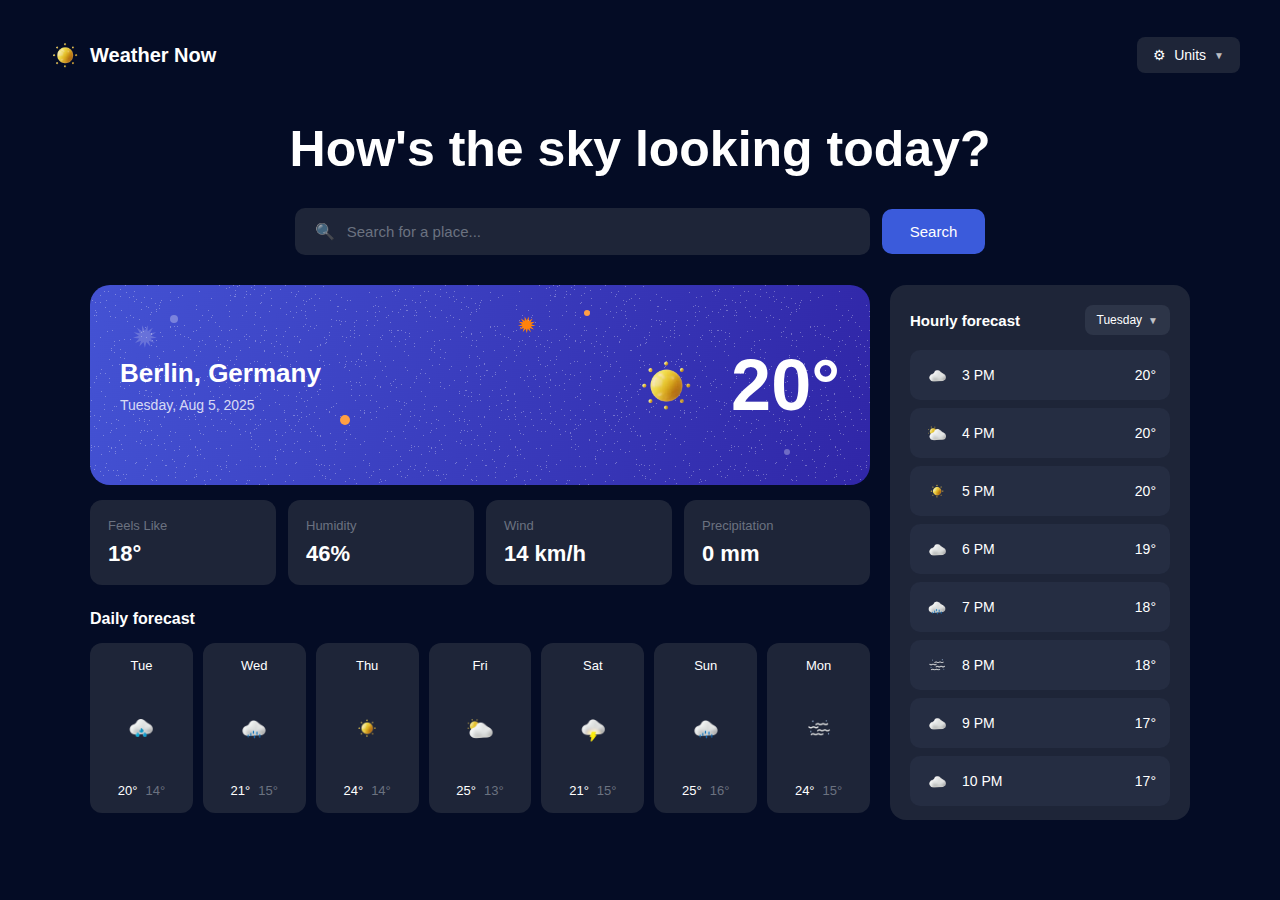
<file: index.html>
<!DOCTYPE html>
<html lang="en">
<head>
    <meta charset="UTF-8">
    <meta name="viewport" content="width=device-width, initial-scale=1.0">
    <title>Weather Now</title>
    <link rel="stylesheet" href="style.css">
</head>
<body>
    <!-- Header -->
    <header class="header">
        <div class="logo">
            <img src="icon-sunny.webp" alt="Weather Now Logo" class="logo-icon">
            <span class="logo-text">Weather Now</span>
        </div>
        <button class="units-btn">
            <span class="settings-icon">⚙</span>
            <span>Units</span>
            <span class="arrow-down">▼</span>
        </button>
    </header>

    <!-- Main Content -->
    <main class="main-content">
        <!-- Title -->
        <h1 class="main-title">How's the sky looking today?</h1>

        <!-- Search Bar -->
        <div class="search-container">
            <div class="search-box">
                <span class="search-icon">🔍</span>
                <input type="text" placeholder="Search for a place..." class="search-input">
            </div>
            <button class="search-btn">Search</button>
        </div>

        <!-- Weather Section -->
        <div class="weather-section">
            <!-- Main Weather Card -->
            <div class="weather-main">
                <!-- Current Weather Card -->
                <div class="current-weather-card">
                    <!-- Floating dots decoration -->
                    <div class="dot dot-1"></div>
                    <div class="dot dot-2"></div>
                    <div class="dot dot-3"></div>
                    <div class="dot dot-4"></div>
                    
                    <div class="weather-info">
                        <h2 class="city-name">Berlin, Germany</h2>
                        <p class="date">Tuesday, Aug 5, 2025</p>
                    </div>
                    <div class="weather-temp">
                        <img src="icon-sunny.webp" alt="Sunny" class="weather-icon-large">
                        <span class="temperature">20°</span>
                    </div>
                </div>

                <!-- Weather Details -->
                <div class="weather-details">
                    <div class="detail-card">
                        <span class="detail-label">Feels Like</span>
                        <span class="detail-value">18°</span>
                    </div>
                    <div class="detail-card">
                        <span class="detail-label">Humidity</span>
                        <span class="detail-value">46%</span>
                    </div>
                    <div class="detail-card">
                        <span class="detail-label">Wind</span>
                        <span class="detail-value">14 km/h</span>
                    </div>
                    <div class="detail-card">
                        <span class="detail-label">Precipitation</span>
                        <span class="detail-value">0 mm</span>
                    </div>
                </div>

                <!-- Daily Forecast -->
                <div class="daily-forecast">
                    <h3 class="forecast-title">Daily forecast</h3>
                    <div class="forecast-days">
                        <div class="day-card">
                            <span class="day-name">Tue</span>
                            <img src="icon-rain.webp" alt="Rain" class="day-icon">
                            <div class="day-temps">
                                <span class="temp-high">20°</span>
                                <span class="temp-low">14°</span>
                            </div>
                        </div>
                        <div class="day-card">
                            <span class="day-name">Wed</span>
                            <img src="icon-drizzle.webp" alt="Drizzle" class="day-icon">
                            <div class="day-temps">
                                <span class="temp-high">21°</span>
                                <span class="temp-low">15°</span>
                            </div>
                        </div>
                        <div class="day-card">
                            <span class="day-name">Thu</span>
                            <img src="icon-sunny.webp" alt="Sunny" class="day-icon">
                            <div class="day-temps">
                                <span class="temp-high">24°</span>
                                <span class="temp-low">14°</span>
                            </div>
                        </div>
                        <div class="day-card">
                            <span class="day-name">Fri</span>
                            <img src="icon-partly-cloudy.webp" alt="Partly Cloudy" class="day-icon">
                            <div class="day-temps">
                                <span class="temp-high">25°</span>
                                <span class="temp-low">13°</span>
                            </div>
                        </div>
                        <div class="day-card">
                            <span class="day-name">Sat</span>
                            <img src="icon-storm.webp" alt="Storm" class="day-icon">
                            <div class="day-temps">
                                <span class="temp-high">21°</span>
                                <span class="temp-low">15°</span>
                            </div>
                        </div>
                        <div class="day-card">
                            <span class="day-name">Sun</span>
                            <img src="icon-drizzle.webp" alt="Drizzle" class="day-icon">
                            <div class="day-temps">
                                <span class="temp-high">25°</span>
                                <span class="temp-low">16°</span>
                            </div>
                        </div>
                        <div class="day-card">
                            <span class="day-name">Mon</span>
                            <img src="icon-fog.webp" alt="Fog" class="day-icon">
                            <div class="day-temps">
                                <span class="temp-high">24°</span>
                                <span class="temp-low">15°</span>
                            </div>
                        </div>
                    </div>
                </div>
            </div>

            <!-- Hourly Forecast Sidebar -->
            <div class="hourly-forecast">
                <div class="hourly-header">
                    <h3 class="hourly-title">Hourly forecast</h3>
                    <button class="day-selector">
                        <span>Tuesday</span>
                        <span class="arrow-down">▼</span>
                    </button>
                </div>
                <div class="hourly-list">
                    <div class="hourly-item">
                        <img src="icon-overcast.webp" alt="Overcast" class="hourly-icon">
                        <span class="hourly-time">3 PM</span>
                        <span class="hourly-temp">20°</span>
                    </div>
                    <div class="hourly-item">
                        <img src="icon-partly-cloudy.webp" alt="Partly Cloudy" class="hourly-icon">
                        <span class="hourly-time">4 PM</span>
                        <span class="hourly-temp">20°</span>
                    </div>
                    <div class="hourly-item">
                        <img src="icon-sunny.webp" alt="Sunny" class="hourly-icon">
                        <span class="hourly-time">5 PM</span>
                        <span class="hourly-temp">20°</span>
                    </div>
                    <div class="hourly-item">
                        <img src="icon-overcast.webp" alt="Overcast" class="hourly-icon">
                        <span class="hourly-time">6 PM</span>
                        <span class="hourly-temp">19°</span>
                    </div>
                    <div class="hourly-item">
                        <img src="icon-drizzle.webp" alt="Drizzle" class="hourly-icon">
                        <span class="hourly-time">7 PM</span>
                        <span class="hourly-temp">18°</span>
                    </div>
                    <div class="hourly-item">
                        <img src="icon-fog.webp" alt="Fog" class="hourly-icon">
                        <span class="hourly-time">8 PM</span>
                        <span class="hourly-temp">18°</span>
                    </div>
                    <div class="hourly-item">
                        <img src="icon-overcast.webp" alt="Overcast" class="hourly-icon">
                        <span class="hourly-time">9 PM</span>
                        <span class="hourly-temp">17°</span>
                    </div>
                    <div class="hourly-item">
                        <img src="icon-overcast.webp" alt="Overcast" class="hourly-icon">
                        <span class="hourly-time">10 PM</span>
                        <span class="hourly-temp">17°</span>
                    </div>
                </div>
            </div>
        </div>
    </main>
</body>
</html>
</file>
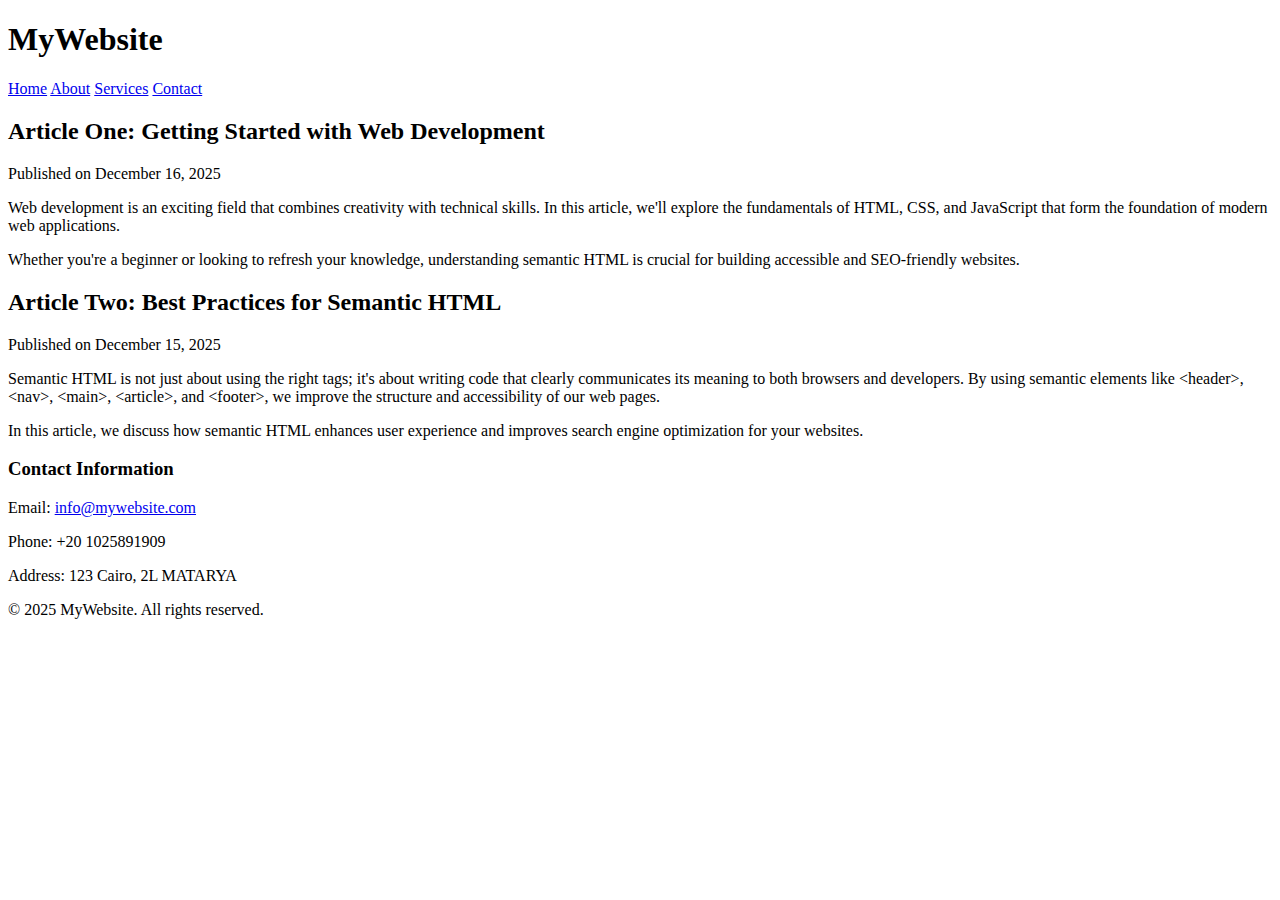
<file: task 1/index.html>
<!DOCTYPE html>
<html lang="en">
<head>
    <meta charset="UTF-8">
    <meta name="viewport" content="width=device-width, initial-scale=1.0">
    <title>My Website</title>
</head>
<body>
    <header>
        <div class="logo">
            <h1>MyWebsite</h1>
        </div>
        <nav>
                <a href="#home">Home</a>
                <a href="#about">About</a>
                <a href="#services">Services</a>
                <a href="#contact">Contact</a>
        </nav>
    </header>

    <main>
        <section>
            <article>
                <h2>Article One: Getting Started with Web Development</h2>
                <p>Published on December 16, 2025</p>
                <p>Web development is an exciting field that combines creativity with technical skills. In this article, we'll explore the fundamentals of HTML, CSS, and JavaScript that form the foundation of modern web applications.</p>
                <p>Whether you're a beginner or looking to refresh your knowledge, understanding semantic HTML is crucial for building accessible and SEO-friendly websites.</p>
            </article>

            <article>
                <h2>Article Two: Best Practices for Semantic HTML</h2>
                <p>Published on December 15, 2025</p>
                <p>Semantic HTML is not just about using the right tags; it's about writing code that clearly communicates its meaning to both browsers and developers. By using semantic elements like &lt;header&gt;, &lt;nav&gt;, &lt;main&gt;, &lt;article&gt;, and &lt;footer&gt;, we improve the structure and accessibility of our web pages.</p>
                <p>In this article, we discuss how semantic HTML enhances user experience and improves search engine optimization for your websites.</p>
            </article>
        </section>
    </main>

    <footer>
        <h3>Contact Information</h3>
        <p>Email: <a href="mailto:info@mywebsite.com">info@mywebsite.com</a></p>
        <p>Phone: +20 1025891909</p>
        <p>Address: 123 Cairo, 2L MATARYA</p>
        <p>&copy; 2025 MyWebsite. All rights reserved.</p>
    </footer>
</body>
</html>
</file>
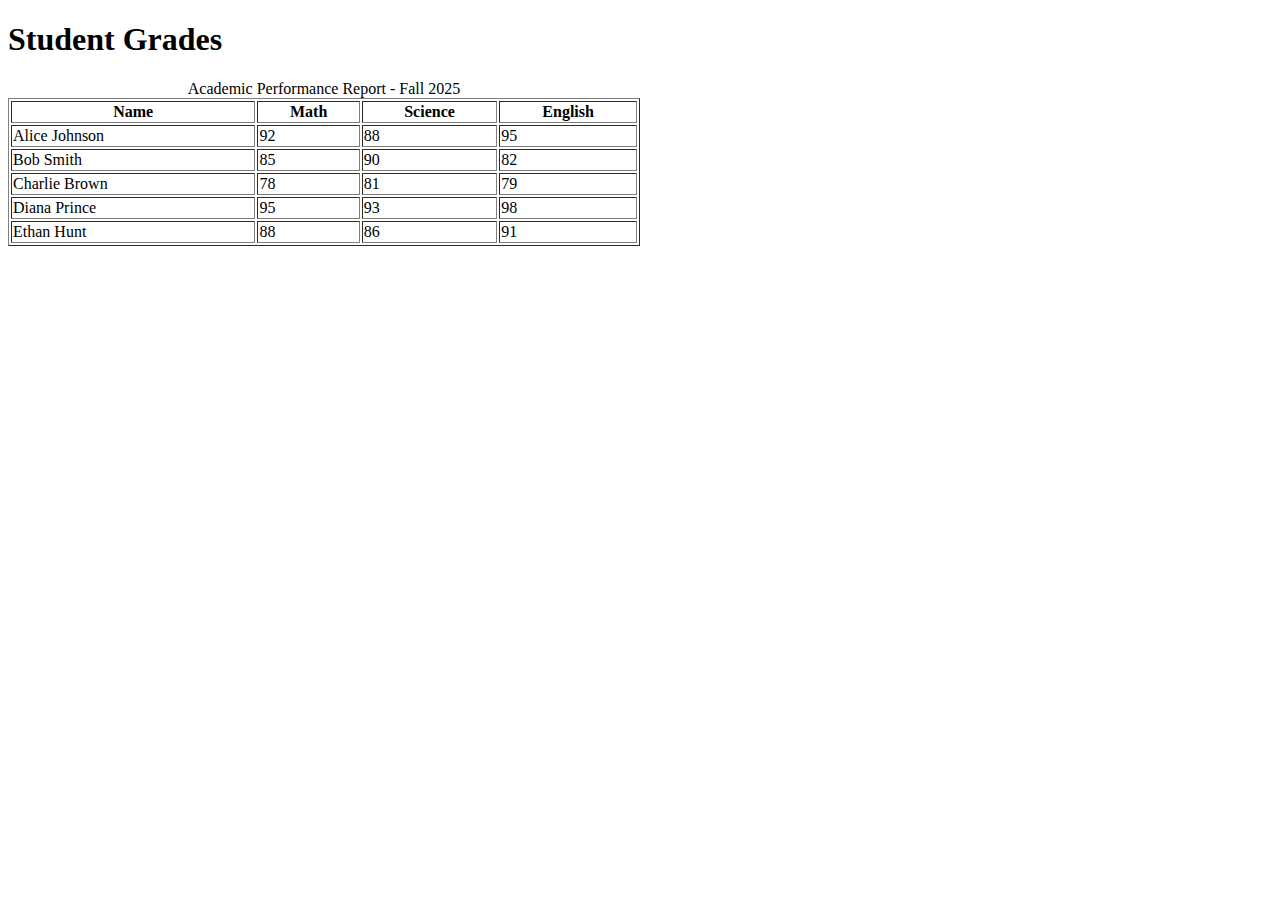
<file: task 2/index.html>
<!DOCTYPE html>
<html lang="en">
<head>
    <meta charset="UTF-8">
    <meta name="viewport" content="width=device-width, initial-scale=1.0">
    <title>Student Grades Table</title>
</head>
<body>
    <h1>Student Grades</h1>
    
    <table border="1px" width="50%">
        <caption>Academic Performance Report - Fall 2025</caption>
        <thead>
            <tr>
                <th>Name</th>
                <th>Math</th>
                <th>Science</th>
                <th>English</th>
            </tr>
        </thead>
        <tbody>
            <tr>
                <td>Alice Johnson</td>
                <td>92</td>
                <td>88</td>
                <td>95</td>
            </tr>
            <tr>
                <td>Bob Smith</td>
                <td>85</td>
                <td>90</td>
                <td>82</td>
            </tr>
            <tr>
                <td>Charlie Brown</td>
                <td>78</td>
                <td>81</td>
                <td>79</td>
            </tr>
            <tr>
                <td>Diana Prince</td>
                <td>95</td>
                <td>93</td>
                <td>98</td>
            </tr>
            <tr>
                <td>Ethan Hunt</td>
                <td>88</td>
                <td>86</td>
                <td>91</td>
            </tr>
        </tbody>
    </table>
</body>
</html>
</file>
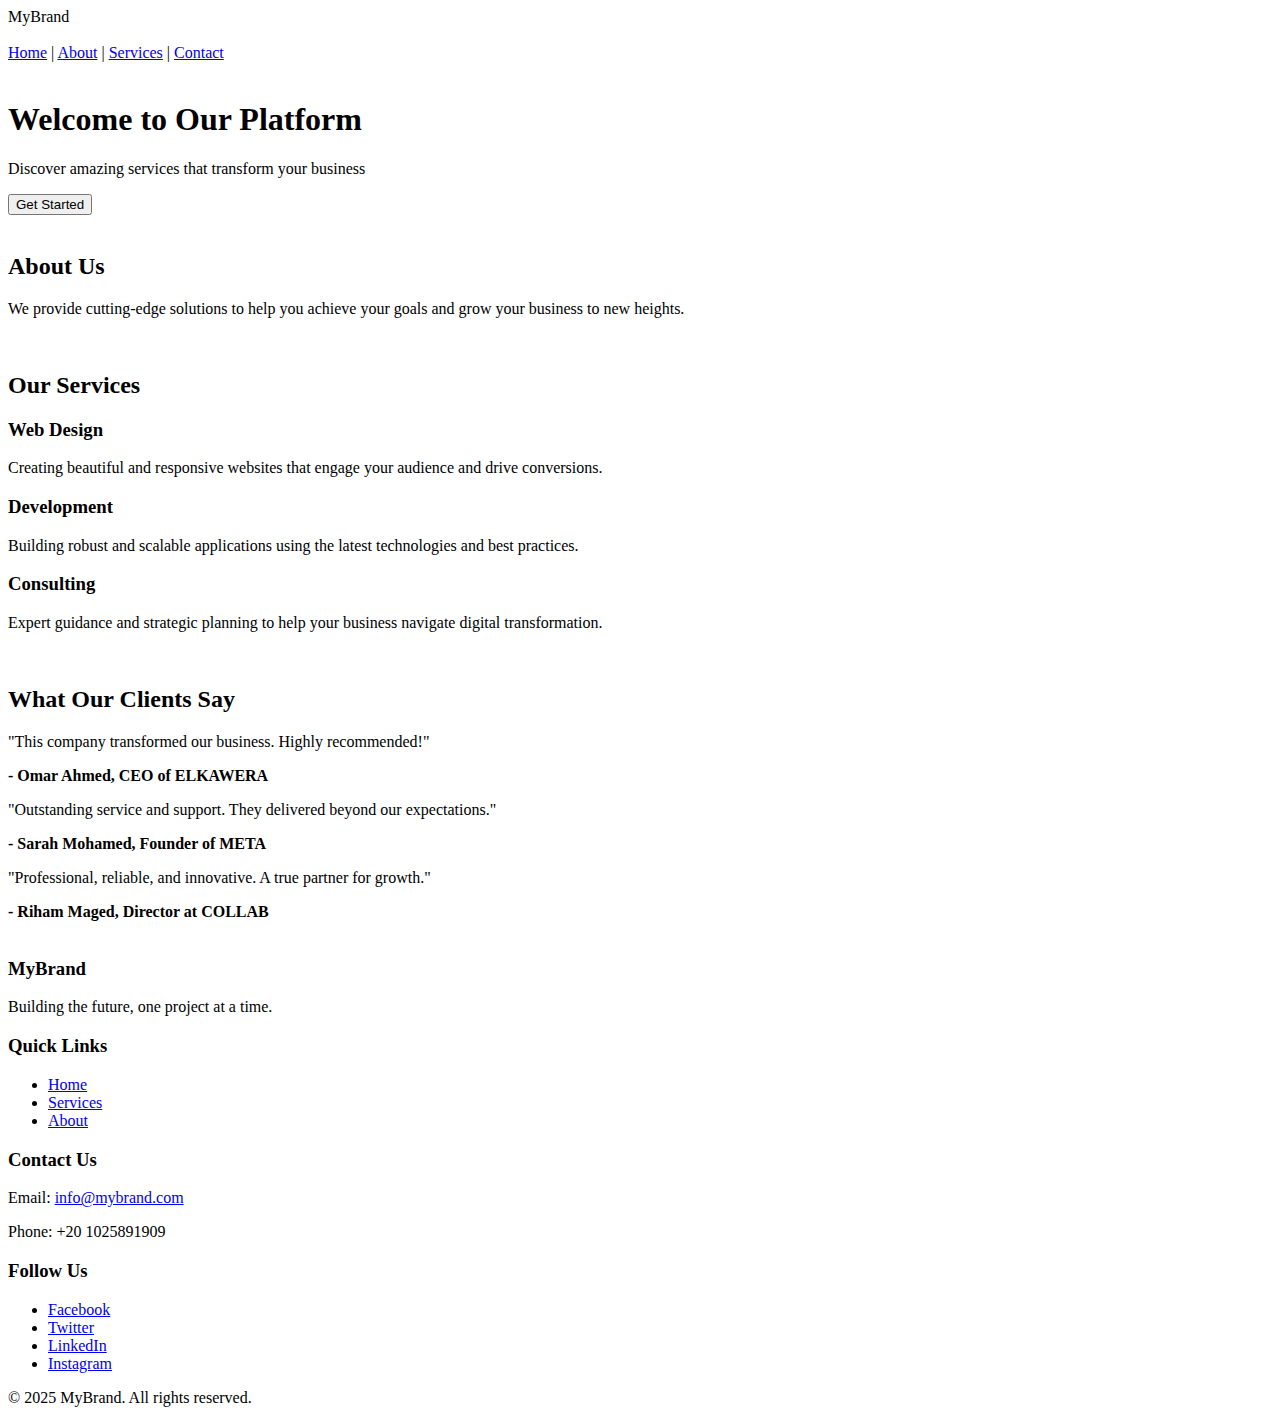
<file: task 3/index.html>
<!DOCTYPE html>
<html lang="en">
  <head>
    <meta charset="UTF-8" />
    <meta name="viewport" content="width=device-width, initial-scale=1.0" />
    <title>Landing Page</title>
  </head>
  <body>
    <!-- Navbar -->
    <nav>
      <div class="navbar-container">
        <div class="logo">MyBrand</div>
        <br>
          <a href="#home">Home</a> | 
          <a href="#about">About</a> | 
          <a href="#services">Services</a> | 
          <a href="#contact">Contact</a>
        
      </div>
    </nav>

    <br />

    <!-- Hero Section -->
    <section id="home" class="hero">
      <h1>Welcome to Our Platform</h1>
      <p>Discover amazing services that transform your business</p>
      <button>Get Started</button>
    </section>

    <br />

    <!-- About Section -->
    <section id="about" class="about">
      <h2>About Us</h2>
      <p>
        We provide cutting-edge solutions to help you achieve your goals and
        grow your business to new heights.
      </p>
    </section>

    <br />

    <!-- Services Section -->
    <section id="services" class="services">
      <h2>Our Services</h2>
      <div class="services-container">
        <article class="service-card">
          <h3>Web Design</h3>
          <p>
            Creating beautiful and responsive websites that engage your audience
            and drive conversions.
          </p>
        </article>
        <article class="service-card">
          <h3>Development</h3>
          <p>
            Building robust and scalable applications using the latest
            technologies and best practices.
          </p>
        </article>
        <article class="service-card">
          <h3>Consulting</h3>
          <p>
            Expert guidance and strategic planning to help your business
            navigate digital transformation.
          </p>
        </article>
      </div>
    </section>

    <br />

    <!-- Testimonials Section -->
    <section class="testimonials">
      <h2>What Our Clients Say</h2>
      <div class="testimonials-container">
        <div class="testimonial">
          <p>"This company transformed our business. Highly recommended!"</p>
          <strong>- Omar Ahmed, CEO of ELKAWERA</strong>
        </div>
        <div class="testimonial">
          <p>
            "Outstanding service and support. They delivered beyond our
            expectations."
          </p>
          <strong>- Sarah Mohamed, Founder of META</strong>
        </div>
        <div class="testimonial">
          <p>
            "Professional, reliable, and innovative. A true partner for growth."
          </p>
          <strong>- Riham Maged, Director at COLLAB</strong>
        </div>
      </div>
    </section>

    <br />

    <!-- Footer -->
    <footer id="contact">
      <div class="footer-content">
        <div class="footer-section">
          <h3>MyBrand</h3>
          <p>Building the future, one project at a time.</p>
        </div>
        <div class="footer-section">
          <h3>Quick Links</h3>
          <ul>
            <li><a href="#home">Home</a></li>
            <li><a href="#services">Services</a></li>
            <li><a href="#about">About</a></li>
          </ul>
        </div>
        <div class="footer-section">
          <h3>Contact Us</h3>
          <p>Email: <a href="mailto:info@mybrand.com">info@mybrand.com</a></p>
          <p>Phone: +20 1025891909</p>
        </div>
        <div class="footer-section">
          <h3>Follow Us</h3>
          <ul class="social-icons">
            <li><a href="#facebook">Facebook</a></li>
            <li><a href="#twitter">Twitter</a></li>
            <li><a href="#linkedin">LinkedIn</a></li>
            <li><a href="#instagram">Instagram</a></li>
          </ul>
        </div>
      </div>
      <div class="footer-bottom">
        <p>&copy; 2025 MyBrand. All rights reserved.</p>
      </div>
    </footer>
  </body>
</html>
</file>
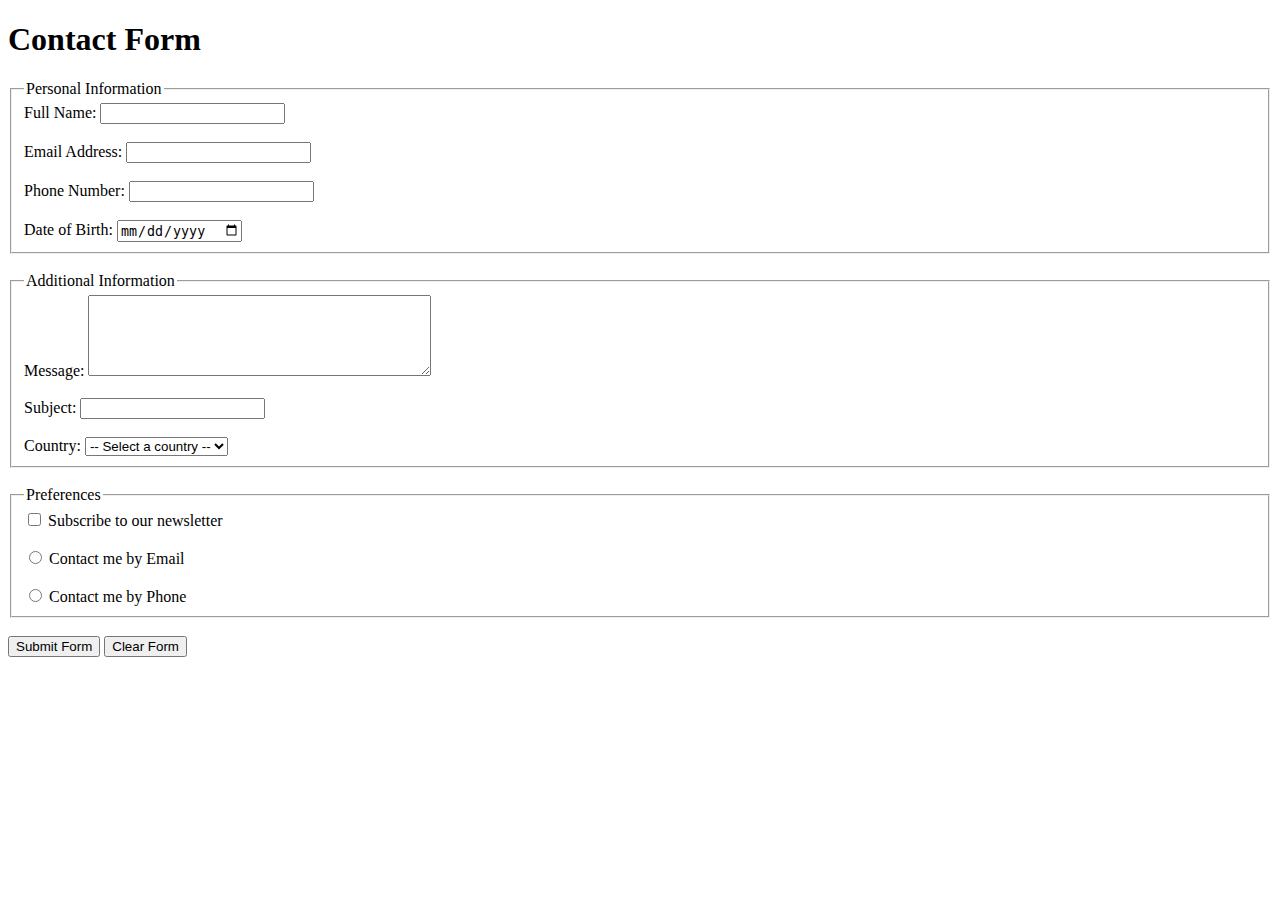
<file: task 4/index.html>
<!DOCTYPE html>
<html lang="en">
<head>
    <meta charset="UTF-8">
    <meta name="viewport" content="width=device-width, initial-scale=1.0">
    <title>Accessible Form with Validations</title>
</head>
<body>
    <h1>Contact Form</h1>

    <form>
        <fieldset>
            <legend>Personal Information</legend>

            <div>
                <label for="fullname">Full Name:</label>
                <input 
                    type="text" 
                    id="fullname" 
                    name="fullname" 
                    required 
                    aria-required="true"
                    aria-describedby="fullname-help">
            </div>
            <br>
            <div>
                <label for="email">Email Address:</label>
                <input 
                    type="email" 
                    id="email" 
                    name="email" 
                    required 
                    pattern="[a-z0-9._%+\-]+@[a-z0-9.\-]+\.[a-z]{2,}$"
                    aria-required="true"
                    aria-describedby="email-help"
                    aria-invalid="false">
            </div>
            <br>
            <div>
                <label for="phone">Phone Number:</label>
                <input 
                    type="tel" 
                    id="phone" 
                    name="phone" 
                    required 
                    pattern="[0-9\-\+\(\)\s]{7,15}"
                    aria-required="true"
                    aria-describedby="phone-help"
                    aria-invalid="false">
            </div>
            <br>
            <div>
                <label for="birthdate">Date of Birth:</label>
                <input 
                    type="date" 
                    id="birthdate" 
                    name="birthdate" 
                    required 
                    aria-required="true"
                    aria-describedby="birthdate-help">
            </div>
        </fieldset>
        <br>
        <fieldset>
            <legend>Additional Information</legend>

            <div>
                <label for="message">Message:</label>
                <textarea 
                    id="message" 
                    name="message" 
                    rows="5" 
                    cols="40"
                    required 
                    aria-required="true"
                    aria-describedby="message-help"></textarea>
            </div>
            <br>
            <div>
                <label for="subject">Subject:</label>
                <input 
                    type="text" 
                    id="subject" 
                    name="subject" 
                    aria-describedby="subject-help">
            </div>
            <br>
            <div>
                <label for="country">Country:</label>
                <select id="country" name="country" required aria-required="true" aria-describedby="country-help">
                    <option value="">-- Select a country --</option>
                    <option value="">Egypt</option>
                    <option value="usa">United States</option>
                    <option value="uk">United Kingdom</option>
                    <option value="canada">Canada</option>
                    <option value="australia">Australia</option>
                </select>
            </div>
        </fieldset>
        <br>
        <fieldset>
            <legend>Preferences</legend>

            <div>
                <input 
                    type="checkbox" 
                    id="subscribe" 
                    name="subscribe"
                    aria-describedby="subscribe-help">
                <label for="subscribe">Subscribe to our newsletter</label>
            </div>
            <br>
            <div>
                <input 
                    type="radio" 
                    id="contact-email" 
                    name="contact-method" 
                    value="email"
                    aria-describedby="contact-method-help">
                <label for="contact-email">Contact me by Email</label>
            </div>
            <br>
            <div>
                <input 
                    type="radio" 
                    id="contact-phone" 
                    name="contact-method" 
                    value="phone"
                    aria-describedby="contact-method-help">
                <label for="contact-phone">Contact me by Phone</label>
            </div>
        </fieldset>
        <br>
        <div>
            <button type="submit">Submit Form</button>
            <button type="reset">Clear Form</button>
        </div>
    </form>
</body>
</html>
</file>
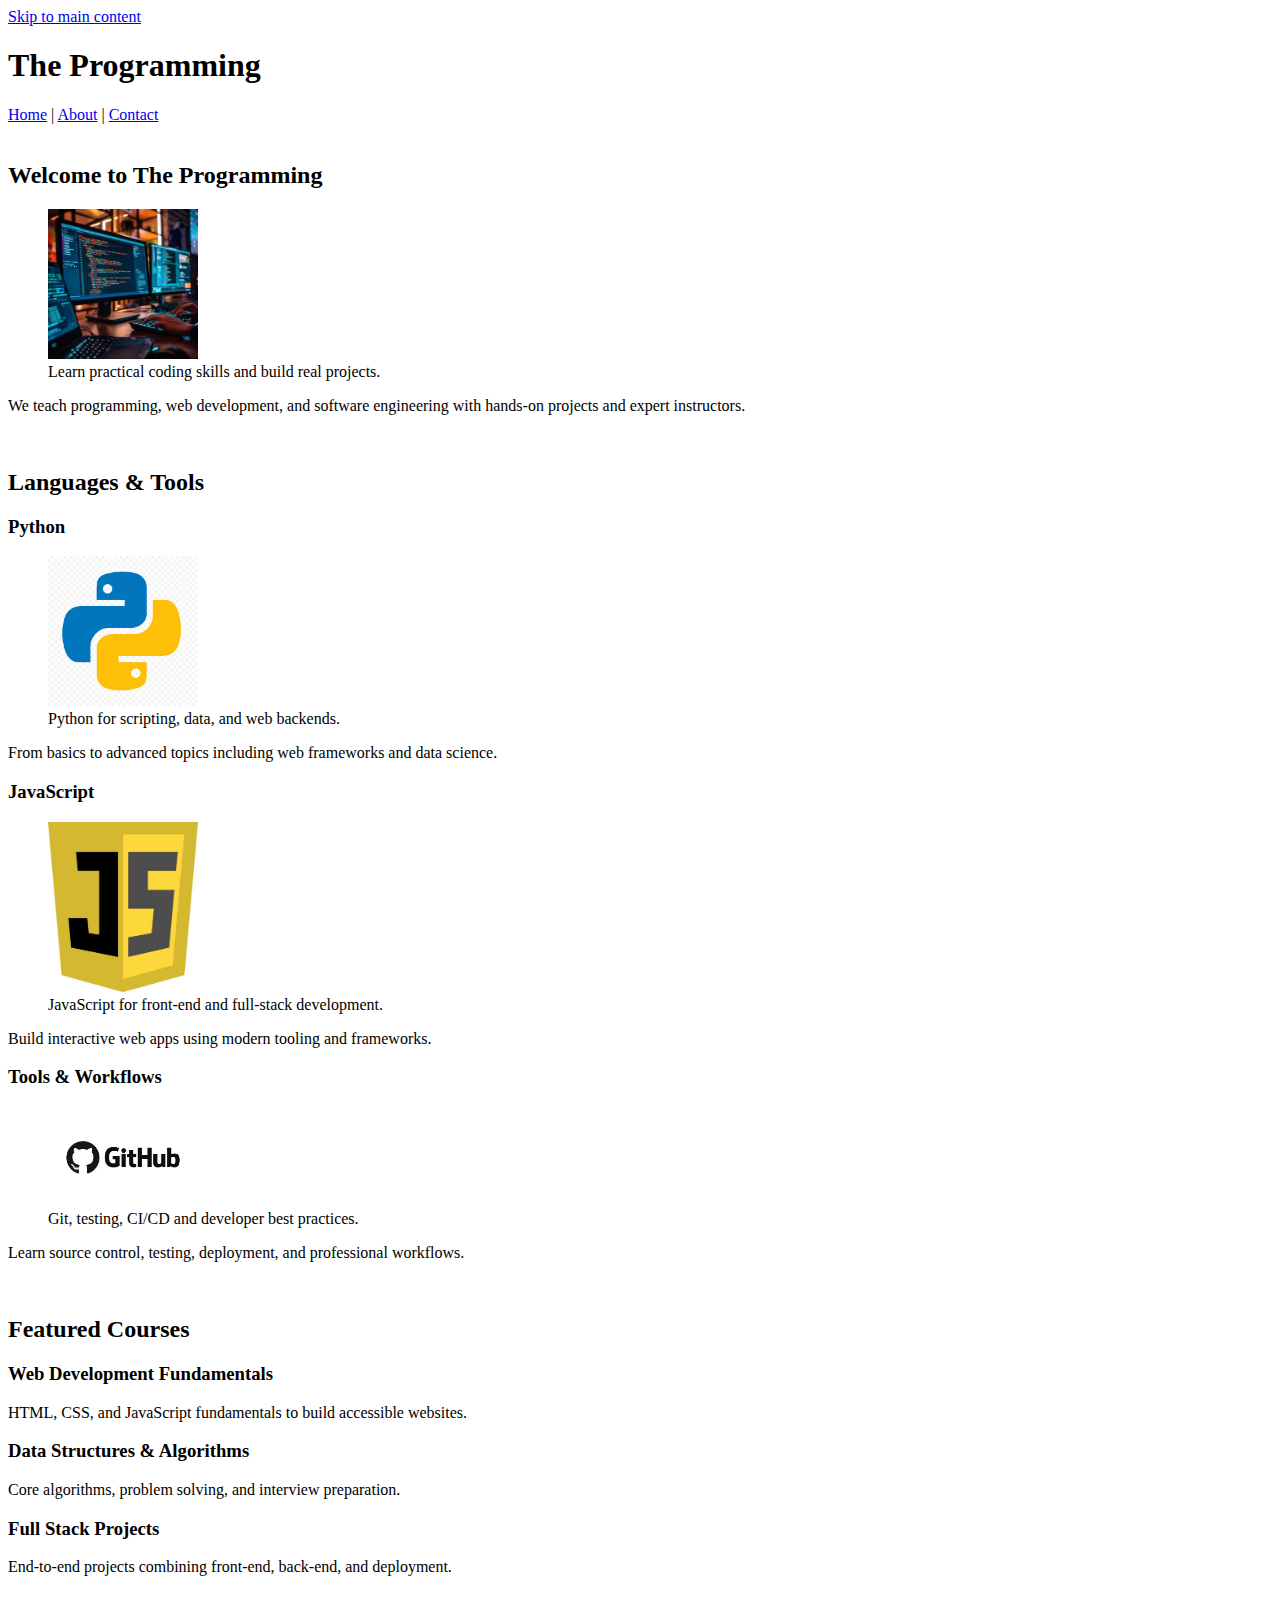
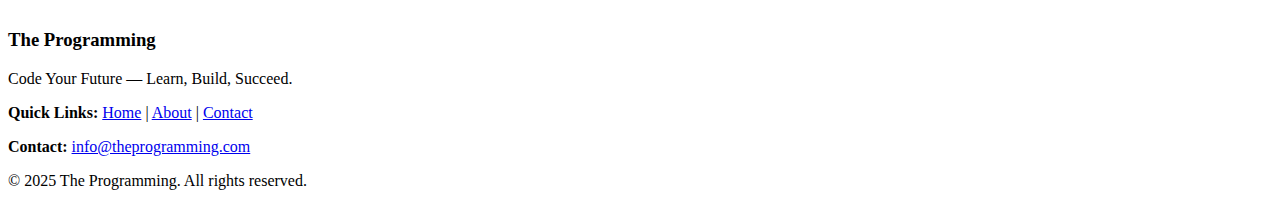
<file: task 5/index.html>
<!DOCTYPE html>
<html lang="en">
<head>
  <meta charset="utf-8">
  <meta name="viewport" content="width=device-width,initial-scale=1">
  <meta name="description" content="The Programming - Learn coding, web development, and software engineering from industry experts.">
  <link rel="canonical" href="https://www.theprogramming.com/index.html">
  <meta property="og:title" content="The Programming - Code Your Future">
  <meta property="og:description" content="The Programming - Learn coding, web development, and software engineering from industry experts.">
  <meta property="og:image" content="https://via.placeholder.com/1200x630?text=The+Programming">
  <meta property="og:url" content="https://www.theprogramming.com/index.html">
  <title>The Programming — Home</title>
</head>
<body>
  <a href="#main-content" class="skip-link">Skip to main content</a>

  <header>
    <h1>The Programming</h1>
    <nav aria-label="Primary">
      <a href="index.html">Home</a> | <a href="about.html">About</a> | <a href="contact.html">Contact</a>
    </nav>
  </header>

  <br>

  <main id="main-content">
    <section>
      <article>
        <h2>Welcome to The Programming</h2>
        <figure>
          <img src="./Programming coding background.jpeg" width="150px" alt="Coding on a laptop">
          <figcaption>Learn practical coding skills and build real projects.</figcaption>
        </figure>
        <p>We teach programming, web development, and software engineering with hands-on projects and expert instructors.</p>
      </article>
    </section>

    <br>

    <section>
      <h2>Languages & Tools</h2>
      <article>
        <h3>Python</h3>
        <figure>
          <img src="./HD Python Logo Symbol Transparent PNG.jpeg" width="150px" alt="Python logo placeholder">
          <figcaption>Python for scripting, data, and web backends.</figcaption>
        </figure>
        <p>From basics to advanced topics including web frameworks and data science.</p>
      </article>

      <article>
        <h3>JavaScript</h3>
        <figure>
          <img src="./download (7).jpeg" width="150px" alt="JavaScript placeholder">
          <figcaption>JavaScript for front-end and full-stack development.</figcaption>
        </figure>
        <p>Build interactive web apps using modern tooling and frameworks.</p>
      </article>

      <article>
        <h3>Tools & Workflows</h3>
        <figure>
          <img src="./Using GitHub To Improve Workflow.jpeg" width="150px" alt="Developer tools placeholder">
          <figcaption>Git, testing, CI/CD and developer best practices.</figcaption>
        </figure>
        <p>Learn source control, testing, deployment, and professional workflows.</p>
      </article>
    </section>

    <br>

    <section>
      <h2>Featured Courses</h2>
      <article>
        <h3>Web Development Fundamentals</h3>
        <p>HTML, CSS, and JavaScript fundamentals to build accessible websites.</p>
      </article>
      <article>
        <h3>Data Structures & Algorithms</h3>
        <p>Core algorithms, problem solving, and interview preparation.</p>
      </article>
      <article>
        <h3>Full Stack Projects</h3>
        <p>End-to-end projects combining front-end, back-end, and deployment.</p>
      </article>
    </section>
  </main>

  <br>

  <footer>
    <section>
      <h3>The Programming</h3>
      <p>Code Your Future — Learn, Build, Succeed.</p>
    </section>
    <section>
      <p><strong>Quick Links:</strong> <a href="index.html">Home</a> | <a href="about.html">About</a> | <a href="contact.html">Contact</a></p>
      <p><strong>Contact:</strong> <a href="mailto:info@theprogramming.com">info@theprogramming.com</a></p>
    </section>
    <p>&copy; 2025 The Programming. All rights reserved.</p>
  </footer>
</body>
</html>
</file>
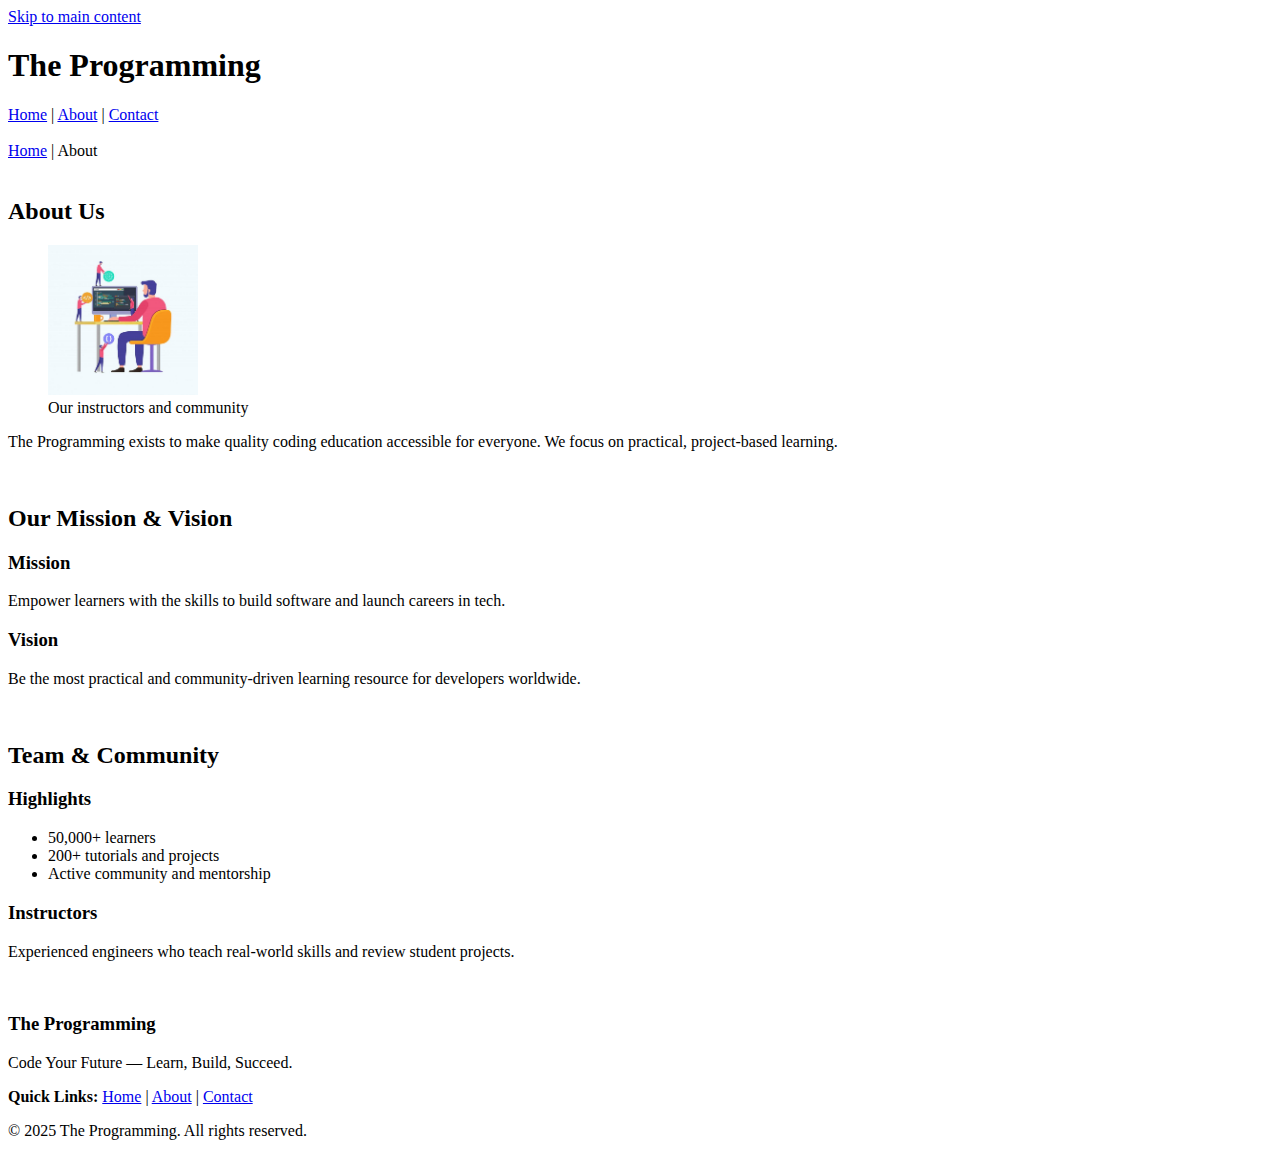
<file: task 5/about.html>
<!DOCTYPE html>
<html lang="en">
<head>
  <meta charset="utf-8">
  <meta name="viewport" content="width=device-width,initial-scale=1">
  <meta name="description" content="About The Programming - Our mission to teach coding and software development to aspiring developers.">
  <link rel="canonical" href="https://www.theprogramming.com/about.html">
  <meta property="og:title" content="About The Programming">
  <meta property="og:description" content="About The Programming - Our mission to teach coding and software development to aspiring developers.">
  <meta property="og:image" content="https://via.placeholder.com/1200x630?text=About+The+Programming">
  <meta property="og:url" content="https://www.theprogramming.com/about.html">
  <title>The Programming — About</title>
</head>
<body>
  <a href="#main-content" class="skip-link">Skip to main content</a>

  <header>
    <h1>The Programming</h1>
    <nav aria-label="Primary">
      <a href="index.html">Home</a> | <a href="about.html">About</a> | <a href="contact.html">Contact</a>
    </nav>
  </header>

  <br>

  <nav aria-label="Breadcrumb">
    <a href="index.html">Home</a> | <span aria-current="page">About</span>
  </nav>

  <br>

  <main id="main-content">
    <section>
      <article>
        <h2>About Us</h2>
        <figure>
          <img src="./Programmers code the web site on the computer _ Premium Vector.jpeg" width="150px" alt="The Programming team">
          <figcaption>Our instructors and community</figcaption>
        </figure>
        <p>The Programming exists to make quality coding education accessible for everyone. We focus on practical, project-based learning.</p>
      </article>
    </section>

    <br>

    <section>
      <h2>Our Mission & Vision</h2>
      <article>
        <h3>Mission</h3>
        <p>Empower learners with the skills to build software and launch careers in tech.</p>
      </article>
      <article>
        <h3>Vision</h3>
        <p>Be the most practical and community-driven learning resource for developers worldwide.</p>
      </article>
    </section>

    <br>

    <section>
      <h2>Team & Community</h2>
      <aside>
        <h3>Highlights</h3>
        <ul>
          <li>50,000+ learners</li>
          <li>200+ tutorials and projects</li>
          <li>Active community and mentorship</li>
        </ul>
      </aside>
      <article>
        <h3>Instructors</h3>
        <p>Experienced engineers who teach real-world skills and review student projects.</p>
      </article>
    </section>
  </main>

  <br>

  <footer>
    <section>
      <h3>The Programming</h3>
      <p>Code Your Future — Learn, Build, Succeed.</p>
    </section>
    <p><strong>Quick Links:</strong> <a href="index.html">Home</a> | <a href="about.html">About</a> | <a href="contact.html">Contact</a></p>
    <p>&copy; 2025 The Programming. All rights reserved.</p>
  </footer>
</body>
</html>
</file>
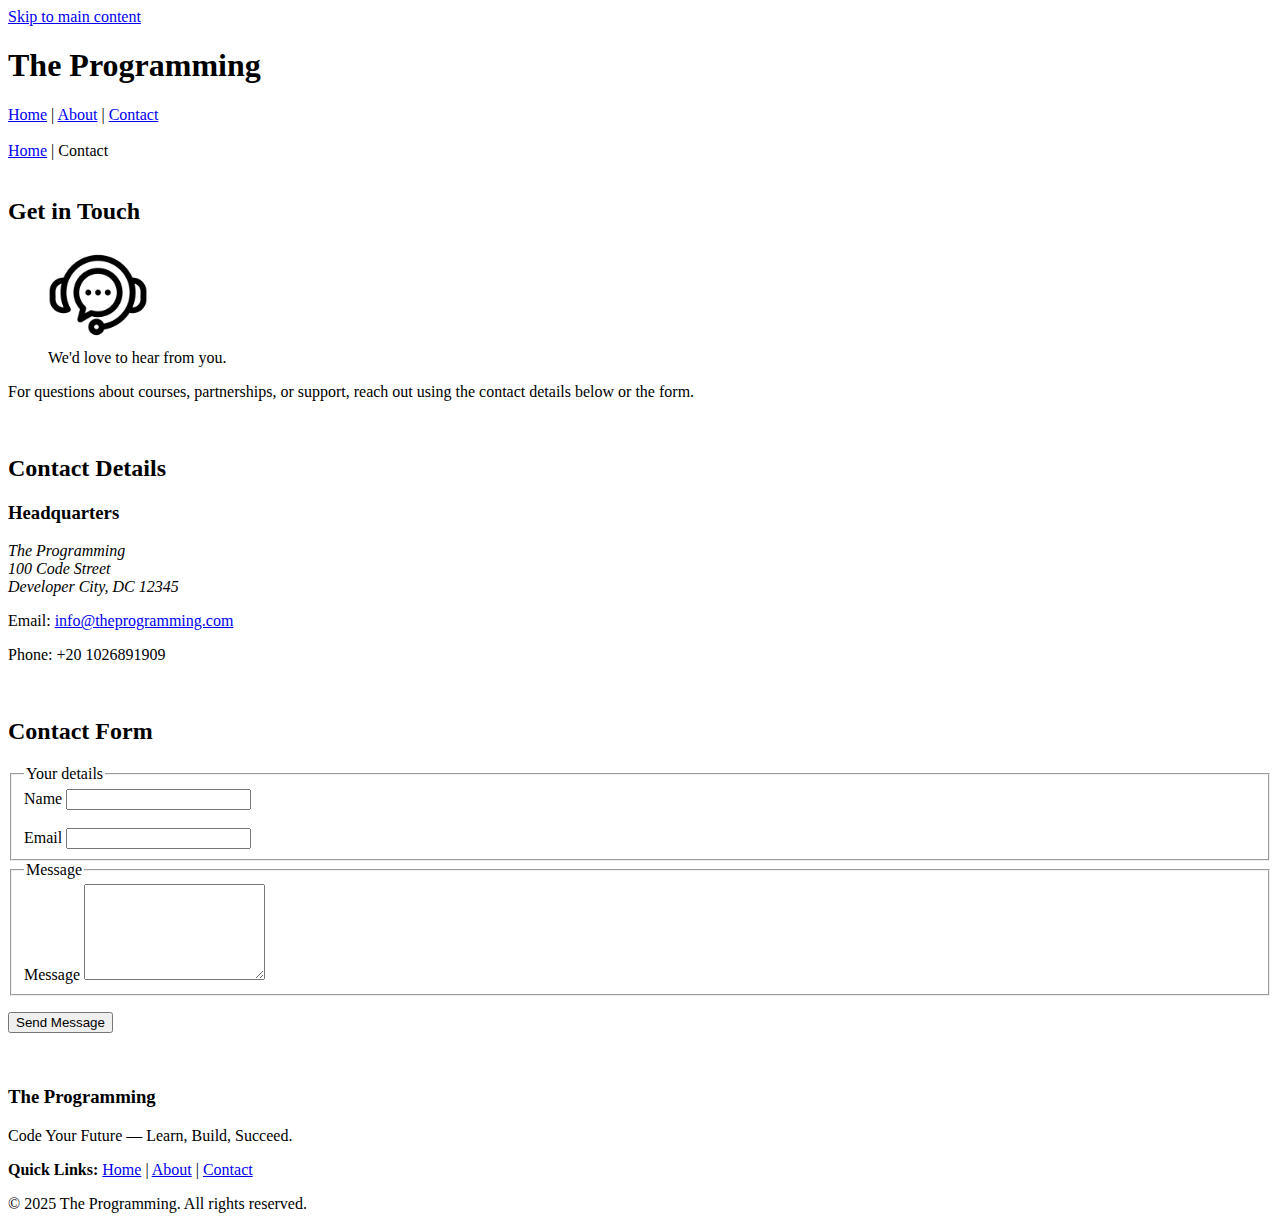
<file: task 5/contact.html>
<!DOCTYPE html>
<html lang="en">
  <head>
    <meta charset="utf-8" />
    <meta name="viewport" content="width=device-width,initial-scale=1" />
    <meta
      name="description"
      content="Contact The Programming - Get in touch for courses, partnerships, or support."
    />
    <link rel="canonical" href="https://www.theprogramming.com/contact.html" />
    <meta property="og:title" content="Contact The Programming" />
    <meta
      property="og:description"
      content="Contact The Programming - Get in touch for courses, partnerships, or support."
    />
    <meta
      property="og:image"
      content="https://via.placeholder.com/1200x630?text=Contact+The+Programming"
    />
    <meta
      property="og:url"
      content="https://www.theprogramming.com/contact.html"
    />
    <title>The Programming — Contact</title>
  </head>
  <body>
    <a href="#main-content" class="skip-link">Skip to main content</a>

    <header>
      <h1>The Programming</h1>
      <nav aria-label="Primary">
        <a href="index.html">Home</a> | <a href="about.html">About</a> |
        <a href="contact.html">Contact</a>
      </nav>
    </header>

    <br />

    <nav aria-label="Breadcrumb">
      <a href="index.html">Home</a> | <span aria-current="page">Contact</span>
    </nav>

    <br />

    <main id="main-content">
      <section>
        <article>
          <h2>Get in Touch</h2>
          <figure>
            <img
              src="./customer-service.png"
              width="100px"
              alt="Contact illustration"
            />
            <figcaption>We'd love to hear from you.</figcaption>
          </figure>
          <p>
            For questions about courses, partnerships, or support, reach out
            using the contact details below or the form.
          </p>
        </article>
      </section>

      <br />

      <section>
        <h2>Contact Details</h2>
        <article>
          <h3>Headquarters</h3>
          <address>
            The Programming<br />
            100 Code Street<br />
            Developer City, DC 12345
          </address>
          <p>
            Email:
            <a href="mailto:info@theprogramming.com">info@theprogramming.com</a>
          </p>
          <p>Phone: +20 1026891909</p>
        </article>
      </section>

      <br />

      <section>
        <h2>Contact Form</h2>
        <article>
          <form action="#" method="post">
            <fieldset>
              <legend>Your details</legend>
              <div>
                <label for="name">Name</label>
                <input id="name" name="name" required />
              </div>
              <br />
              <div>
                <label for="email">Email</label>
                <input id="email" name="email" type="email" required />
              </div>
            </fieldset>
            <fieldset>
              <legend>Message</legend>
              <label for="message">Message</label>
              <textarea
                id="message"
                name="message"
                rows="6"
                required
              ></textarea>
            </fieldset>
            <p>
              <button type="submit">Send Message</button>
            </p>
          </form>
        </article>
      </section>
    </main>

    <br />

    <footer>
      <section>
        <h3>The Programming</h3>
        <p>Code Your Future — Learn, Build, Succeed.</p>
      </section>
      <p>
        <strong>Quick Links:</strong> <a href="index.html">Home</a> |
        <a href="about.html">About</a> | <a href="contact.html">Contact</a>
      </p>
      <p>&copy; 2025 The Programming. All rights reserved.</p>
    </footer>
  </body>
</html>
</file>
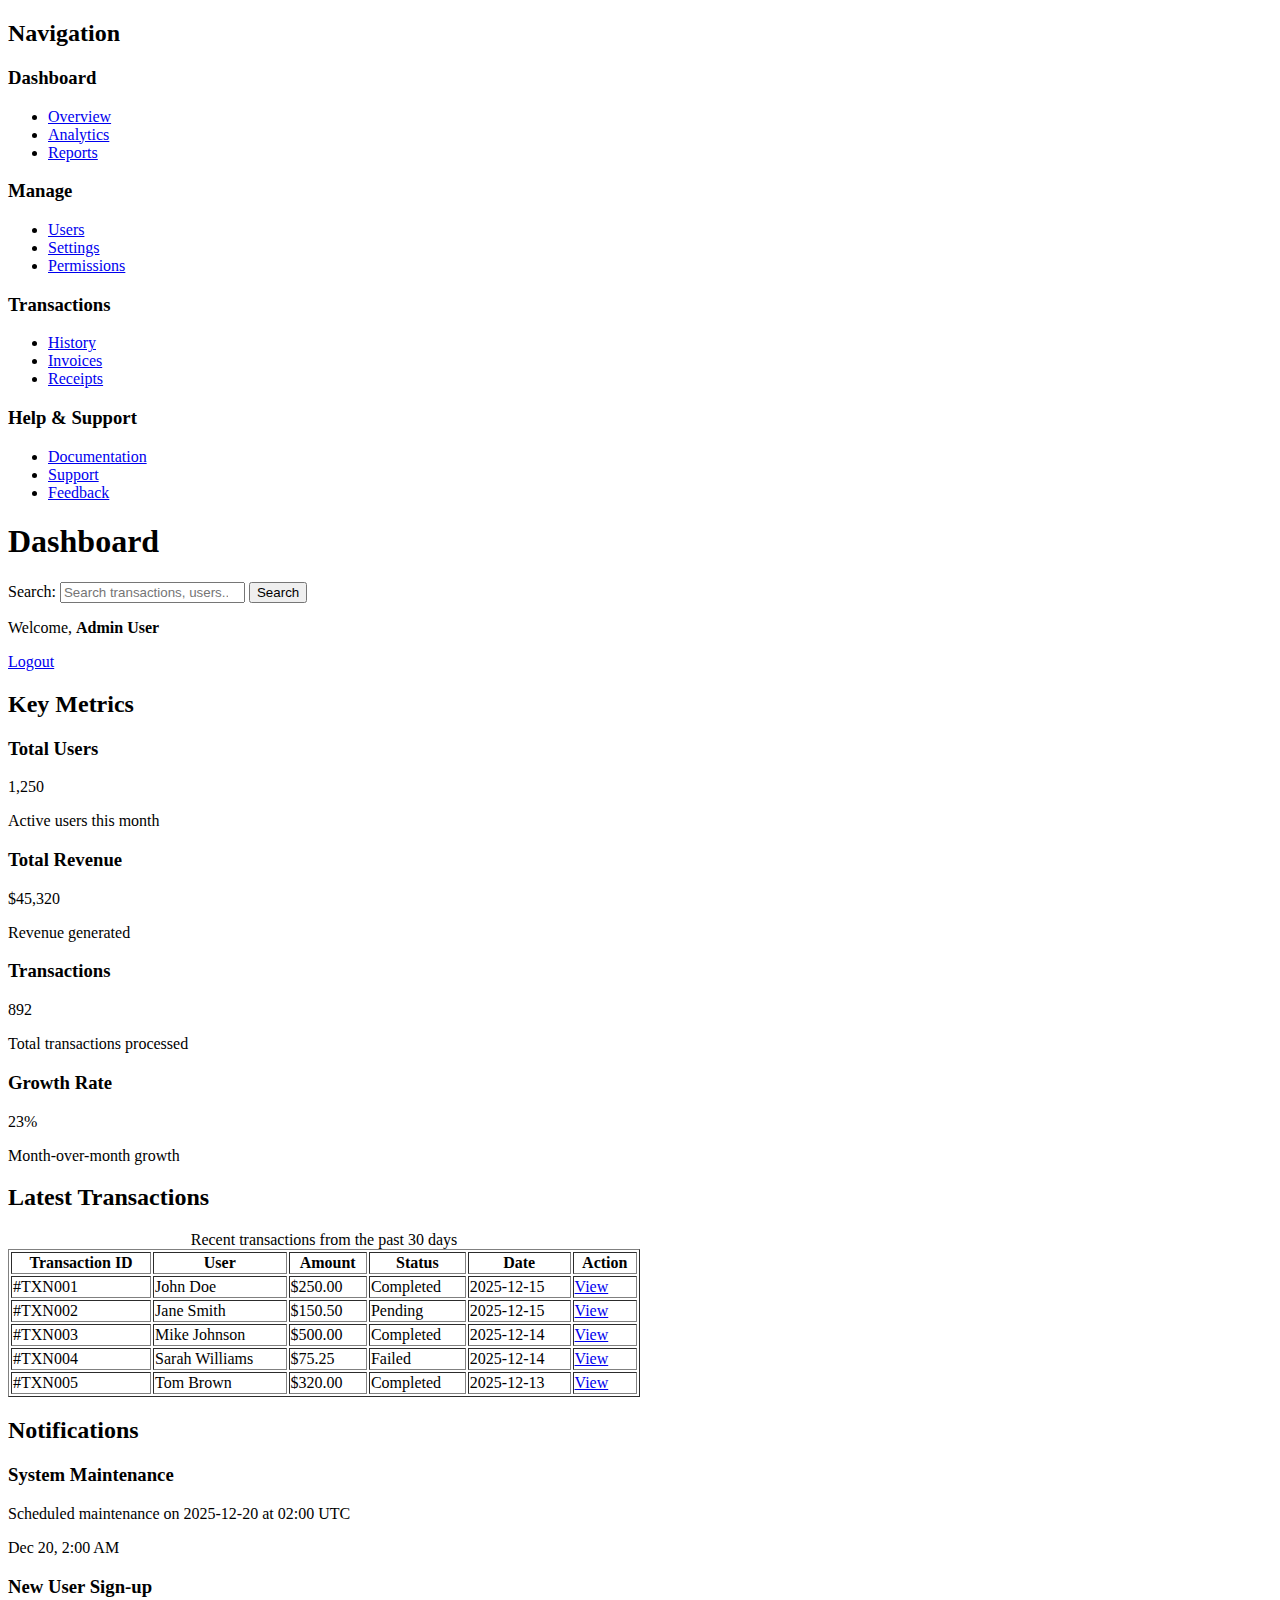
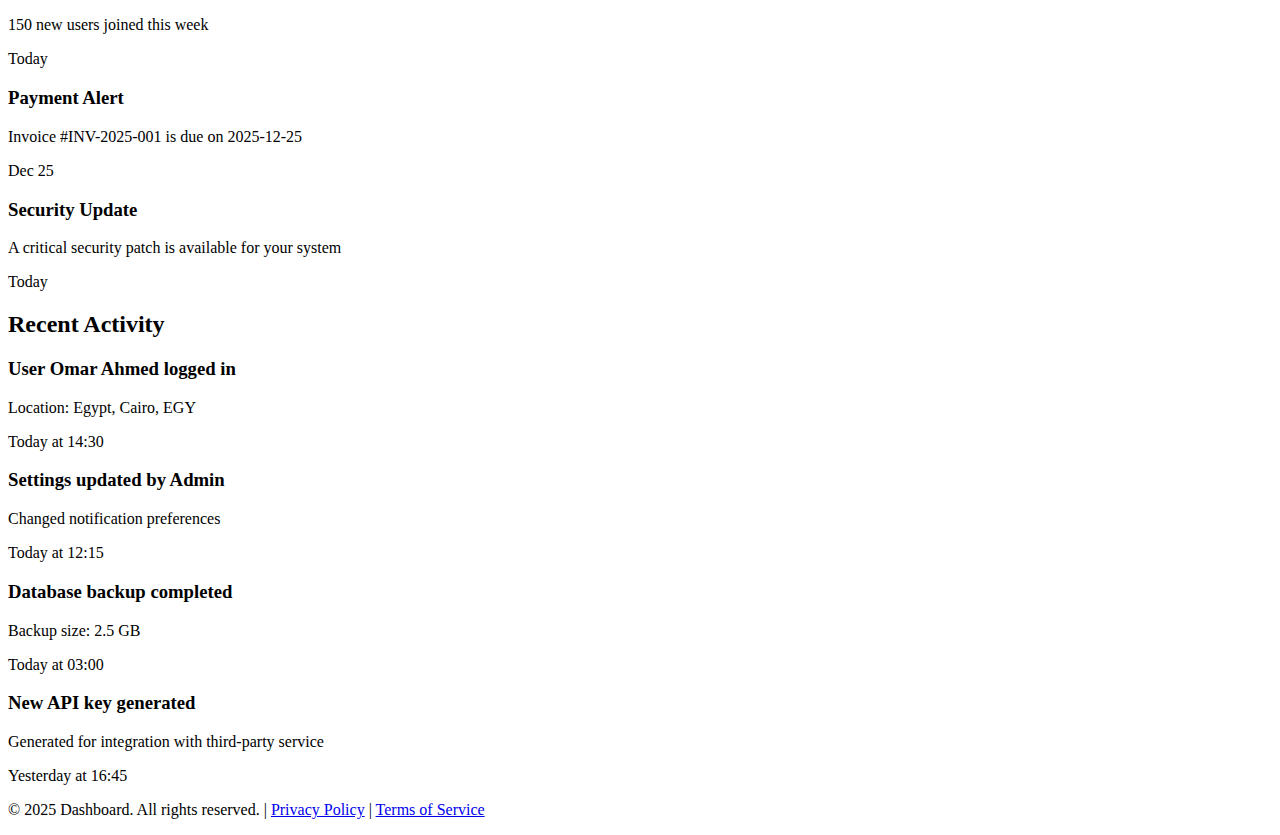
<file: task 6/dashboard.html>
<!DOCTYPE html>
<html lang="en">
<head>
  <meta charset="utf-8">
  <meta name="viewport" content="width=device-width,initial-scale=1">
  <meta name="description" content="Dashboard - Manage your account, view analytics, and track transactions.">
  <title>Dashboard</title>
</head>
<body>

  <div>
    <!-- Sidebar Navigation -->
    <aside>
      <nav aria-label="Main navigation">
        <h2>Navigation</h2>

        <section>
          <h3>Dashboard</h3>
          <ul>
            <li><a href="#overview">Overview</a></li>
            <li><a href="#analytics">Analytics</a></li>
            <li><a href="#reports">Reports</a></li>
          </ul>
        </section>

        <section>
          <h3>Manage</h3>
          <ul>
            <li><a href="#users">Users</a></li>
            <li><a href="#settings">Settings</a></li>
            <li><a href="#permissions">Permissions</a></li>
          </ul>
        </section>

        <section>
          <h3>Transactions</h3>
          <ul>
            <li><a href="#history">History</a></li>
            <li><a href="#invoices">Invoices</a></li>
            <li><a href="#receipts">Receipts</a></li>
          </ul>
        </section>

        <section>
          <h3>Help & Support</h3>
          <ul>
            <li><a href="#documentation">Documentation</a></li>
            <li><a href="#support">Support</a></li>
            <li><a href="#feedback">Feedback</a></li>
          </ul>
        </section>
      </nav>
    </aside>

    <!-- Main Content -->
    <main>
      <!-- Header -->
      <header>
        <h1>Dashboard</h1>
        <div >
          <form role="search">
            <label for="search">Search:</label>
            <input id="search" type="search" placeholder="Search transactions, users...">
            <button type="submit">Search</button>
          </form>
          <div>
            <p>Welcome, <strong>Admin User</strong></p>
            <a href="#logout">Logout</a>
          </div>
        </div>
      </header>

      <div>
        <!-- Cards Section -->
        <section>
          <h2>Key Metrics</h2>

          <article class="card">
            <h3>Total Users</h3>
            <p>1,250</p>
            <p>Active users this month</p>
          </article>

          <article>
            <h3>Total Revenue</h3>
            <p>$45,320</p>
            <p>Revenue generated</p>
          </article>

          <article class="card">
            <h3>Transactions</h3>
            <p>892</p>
            <p>Total transactions processed</p>
          </article>

          <article>
            <h3>Growth Rate</h3>
            <p>23%</p>
            <p>Month-over-month growth</p>
          </article>
        </section>

        <div class="main-grid">
          <!-- Transactions Table -->
          <section>
            <h2>Latest Transactions</h2>
            <table border="1px" width="50%" aria-describedby="transactions-description">
              <caption>Recent transactions from the past 30 days</caption>
              <thead>
                <tr>
                  <th scope="col">Transaction ID</th>
                  <th scope="col">User</th>
                  <th scope="col">Amount</th>
                  <th scope="col">Status</th>
                  <th scope="col">Date</th>
                  <th scope="col">Action</th>
                </tr>
              </thead>
              <tbody>
                <tr>
                  <td>#TXN001</td>
                  <td>John Doe</td>
                  <td>$250.00</td>
                  <td>Completed</td>
                  <td>2025-12-15</td>
                  <td><a href="#details">View</a></td>
                </tr>
                <tr>
                  <td>#TXN002</td>
                  <td>Jane Smith</td>
                  <td>$150.50</td>
                  <td>Pending</td>
                  <td>2025-12-15</td>
                  <td><a href="#details">View</a></td>
                </tr>
                <tr>
                  <td>#TXN003</td>
                  <td>Mike Johnson</td>
                  <td>$500.00</td>
                  <td>Completed</td>
                  <td>2025-12-14</td>
                  <td><a href="#details">View</a></td>
                </tr>
                <tr>
                  <td>#TXN004</td>
                  <td>Sarah Williams</td>
                  <td>$75.25</td>
                  <td>Failed</td>
                  <td>2025-12-14</td>
                  <td><a href="#details">View</a></td>
                </tr>
                <tr>
                  <td>#TXN005</td>
                  <td>Tom Brown</td>
                  <td>$320.00</td>
                  <td>Completed</td>
                  <td>2025-12-13</td>
                  <td><a href="#details">View</a></td>
                </tr>
              </tbody>
            </table>
          </section>

          <!-- Notifications Widget -->
          <aside>
            <h2>Notifications</h2>

            <article>
              <h3>System Maintenance</h3>
              <p>Scheduled maintenance on 2025-12-20 at 02:00 UTC</p>
              <p>Dec 20, 2:00 AM</p>
            </article>

            <article>
              <h3>New User Sign-up</h3>
              <p>150 new users joined this week</p>
              <p>Today</p>
            </article>

            <article>
              <h3>Payment Alert</h3>
              <p>Invoice #INV-2025-001 is due on 2025-12-25</p>
              <p>Dec 25</p>
            </article>

            <article>
              <h3>Security Update</h3>
              <p>A critical security patch is available for your system</p>
              <o>Today</o>
            </article>
          </aside>
        </div>

        <!-- Additional Sections -->
        <section>
          <h2>Recent Activity</h2>

          <article>
            <h3>User Omar Ahmed logged in</h3>
            <p>Location: Egypt, Cairo, EGY</p>
            <p>Today at 14:30</p>
          </article>

          <article>
            <h3>Settings updated by Admin</h3>
            <p>Changed notification preferences</p>
            <p>Today at 12:15</p>
          </article>

          <article>
            <h3>Database backup completed</h3>
            <p>Backup size: 2.5 GB</p>
            <p>Today at 03:00</p>
          </article>

          <article>
            <h3>New API key generated</h3>
            <p>Generated for integration with third-party service</p>
            <p>Yesterday at 16:45</p>
          </article>
        </section>
      </div>

      <!-- Footer -->
      <footer>
        <p>&copy; 2025 Dashboard. All rights reserved. | <a href="#privacy">Privacy Policy</a> | <a href="#terms">Terms of Service</a></p>
      </footer>
    </main>
  </div>

</body>
</html>
</file>
<file: style.css>
/* Reset and Base Styles */
* {
    margin: 0;
    padding: 0;
    box-sizing: border-box;
}

body {
    font-family: 'Inter', sans-serif;
    background-color: #040c25;
    color: #ffffff;
    min-height: 100vh;
    padding: 20px 40px;
}

/* Header Styles */
.header {
    display: flex;
    justify-content: space-between;
    align-items: center;
    padding: 10px 0;
    margin-bottom: 30px;
}

.logo {
    display: flex;
    align-items: center;
}

.logo-icon {
    width: 50px;
}

.logo-text {
    font-size: 20px;
    font-weight: 600;
    color: #ffffff;
}

.units-btn {
    display: flex;
    align-items: center;
    gap: 8px;
    background-color: #1e2538;
    border: none;
    border-radius: 8px;
    padding: 10px 16px;
    color: #ffffff;
    font-size: 14px;
    cursor: pointer;
}

.settings-icon {
    font-size: 14px;
}

.arrow-down {
    font-size: 10px;
    opacity: 0.7;
}

/* Main Content */
.main-content {
    max-width: 1100px;
    margin: 0 auto;
}

.main-title {
    text-align: center;
    font-size: 50px;
    font-weight: 700;
    margin-bottom: 30px;
    color: #ffffff;
}

/* Search Container */
.search-container {
    display: flex;
    justify-content: center;
    align-items: center;
    gap: 12px;
    margin-bottom: 30px;
}

.search-box {
    display: flex;
    align-items: center;
    background-color: #1e2538;
    border-radius: 10px;
    padding: 14px 20px;
    width: 575px;
}

.search-icon {
    font-size: 16px;
    margin-right: 12px;
    opacity: 0.6;
}

.search-input {
    background: transparent;
    border: none;
    outline: none;
    color: #ffffff;
    font-size: 15px;
    width: 100%;
}

.search-input::placeholder {
    color: #6b7280;
}

.search-btn {
    background-color: #3b5bdb;
    color: #ffffff;
    border: none;
    border-radius: 10px;
    padding: 14px 28px;
    font-size: 15px;
    font-weight: 500;
    cursor: pointer;
}

.search-btn:hover {
    background-color: #4c6ef5;
}

/* Weather Section */
.weather-section {
    display: flex;
    gap: 20px;
}

.weather-main {
    flex: 1;
}

/* Current Weather Card */
.current-weather-card {
    background: url(image.png);
    border-radius: 20px;
    padding: 30px;
    position: relative;
    overflow: hidden;
    display: flex;
    justify-content: space-between;
    align-items: center;
    min-height: 200px;
    margin-bottom: 15px;
}

/* Floating Dots */
.dot {
    position: absolute;
    border-radius: 50%;
    background-color: rgba(255, 255, 255, 0.3);
}

.dot-1 {
    width: 8px;
    height: 8px;
    top: 30px;
    left: 80px;
}

.dot-2 {
    width: 6px;
    height: 6px;
    top: 25px;
    right: 280px;
    background-color: #ff9f43;
}

.dot-3 {
    width: 10px;
    height: 10px;
    bottom: 60px;
    left: 250px;
    background-color: #ff9f43;
}

.dot-4 {
    width: 6px;
    height: 6px;
    bottom: 30px;
    right: 80px;
    background-color: rgba(255, 255, 255, 0.3);
}

.weather-info {
    z-index: 1;
}

.city-name {
    font-size: 26px;
    font-weight: 600;
    margin-bottom: 8px;
    color: #ffffff;
}

.date {
    font-size: 14px;
    color: rgba(255, 255, 255, 0.8);
}

.weather-temp {
    display: flex;
    align-items: center;
    gap: 15px;
    z-index: 1;
}

.weather-icon-large {
    width: 100px;
}

.temperature {
    font-size: 72px;
    font-weight: 600;
    color: #ffffff;
}

/* Weather Details */
.weather-details {
    display: flex;
    gap: 12px;
    margin-bottom: 25px;
}

.detail-card {
    flex: 1;
    background-color: #1e2538;
    border-radius: 12px;
    padding: 18px;
    display: flex;
    flex-direction: column;
    gap: 8px;
}

.detail-label {
    font-size: 13px;
    color: #6b7280;
}

.detail-value {
    font-size: 22px;
    font-weight: 600;
    color: #ffffff;
}

/* Daily Forecast */
.daily-forecast {
    margin-top: 10px;
    color: #ffffff;
}

.forecast-title {
    font-size: 16px;
    font-weight: 600;
    margin-bottom: 15px;
    color: #ffffff;
}

.forecast-days {
    display: flex;
    gap: 10px;
    color: #ffffff;
}

.day-card {
    flex: 1;
    background-color: #1e2538;
    border-radius: 12px;
    padding: 15px 10px;
    display: flex;
    flex-direction: column;
    align-items: center;
    gap: 37px;
    color: #ffffff;
}

.day-name {
    font-size: 13px;
    color: #ffffff;
}

.day-icon {
    width: 36px;
    height: 36px;
}

.day-temps {
    display: flex;
    gap: 8px;
    font-size: 13px;
}

.temp-high {
    color: #ffffff;
    font-weight: 500;
}

.temp-low {
    color: #6b7280;
}

/* Hourly Forecast Sidebar */
.hourly-forecast {
    width: 300px;
    background-color: #1e2538;
    border-radius: 16px;
    padding: 20px;
    height: 535px;
}

.hourly-header {
    display: flex;
    justify-content: space-between;
    align-items: center;
    margin-bottom: 15px;
}

.hourly-title {
    font-size: 15px;
    font-weight: 600;
    color: #ffffff;
}

.day-selector {
    display: flex;
    align-items: center;
    gap: 6px;
    background-color: #2d3548;
    border: none;
    border-radius: 8px;
    padding: 8px 12px;
    color: #ffffff;
    font-size: 12px;
    cursor: pointer;
}

.hourly-list {
    display: flex;
    flex-direction: column;
    gap: 8px;
}

.hourly-item {
    display: flex;
    align-items: center;
    padding: 12px 14px;
    background-color: #252d42;
    border-radius: 10px;
}

.hourly-icon {
    width: 26px;
    height: 26px;
    margin-right: 12px;
}

.hourly-time {
    flex: 1;
    font-size: 14px;
    color: #ffffff;
}

.hourly-temp {
    font-size: 14px;
    color: #ffffff;
    font-weight: 500;
}

/* ==================== RESPONSIVE DESIGN ==================== */

/* Large Tablets and Small Laptops (≤1024px) */
@media screen and (max-width: 1024px) {
    body {
        padding: 15px 25px;
    }

    .main-title {
        font-size: 38px;
    }

    .search-box {
        width: 450px;
    }

    .weather-section {
        flex-direction: column;
    }

    .hourly-forecast {
        width: 100%;
        height: auto;
    }

    .hourly-list {
        display: grid;
        grid-template-columns: repeat(4, 1fr);
        gap: 10px;
    }

    .hourly-item {
        flex-direction: column;
        text-align: center;
        padding: 15px 10px;
    }

    .hourly-icon {
        margin-right: 0;
        margin-bottom: 8px;
    }

    .hourly-time {
        margin-bottom: 5px;
    }
}

/* Tablets (≤768px) */
@media screen and (max-width: 768px) {
    body {
        padding: 15px 20px;
    }

    .header {
        margin-bottom: 20px;
    }

    .logo-text {
        font-size: 16px;
    }

    .units-btn {
        padding: 8px 12px;
        font-size: 13px;
    }

    .main-title {
        font-size: 28px;
        margin-bottom: 20px;
    }

    .search-container {
        flex-direction: column;
        gap: 10px;
    }

    .search-box {
        width: 100%;
    }

    .search-btn {
        width: 100%;
        padding: 14px;
    }

    .current-weather-card {
        flex-direction: column;
        text-align: center;
        padding: 25px 20px;
        min-height: auto;
    }

    .weather-info {
        margin-bottom: 20px;
    }

    .city-name {
        font-size: 22px;
    }

    .temperature {
        font-size: 56px;
    }

    .weather-icon-large {
        width: 80px;
    }

    .weather-details {
        flex-wrap: wrap;
        gap: 10px;
    }

    .detail-card {
        flex: 1 1 calc(50% - 5px);
        min-width: calc(50% - 5px);
    }

    .forecast-days {
        flex-wrap: wrap;
        gap: 8px;
    }

    .day-card {
        flex: 1 1 calc(25% - 6px);
        min-width: calc(25% - 6px);
        gap: 20px;
        padding: 12px 8px;
    }

    .hourly-list {
        grid-template-columns: repeat(3, 1fr);
    }

    /* Hide decorative dots on smaller screens */
    .dot {
        display: none;
    }
}

/* Mobile Devices (≤480px) */
@media screen and (max-width: 480px) {
    body {
        padding: 10px 15px;
    }

    .header {
        flex-direction: column;
        gap: 15px;
        text-align: center;
    }

    .logo-icon {
        width: 28px;
        height: 28px;
    }

    .main-title {
        font-size: 22px;
        margin-bottom: 15px;
        line-height: 1.3;
    }

    .search-box {
        padding: 12px 15px;
    }

    .search-input {
        font-size: 14px;
    }

    .search-btn {
        padding: 12px;
        font-size: 14px;
    }

    .current-weather-card {
        padding: 20px 15px;
        border-radius: 15px;
    }

    .city-name {
        font-size: 20px;
    }

    .date {
        font-size: 13px;
    }

    .temperature {
        font-size: 48px;
    }

    .weather-icon-large {
        width: 70px;
    }

    .weather-temp {
        gap: 10px;
    }

    .detail-card {
        flex: 1 1 100%;
        padding: 15px;
    }

    .detail-label {
        font-size: 12px;
    }

    .detail-value {
        font-size: 18px;
    }

    .forecast-title {
        font-size: 15px;
    }

    .day-card {
        flex: 1 1 calc(33.333% - 6px);
        min-width: calc(33.333% - 6px);
        gap: 15px;
        padding: 10px 5px;
    }

    .day-name {
        font-size: 12px;
    }

    .day-icon {
        width: 30px;
        height: 30px;
    }

    .day-temps {
        flex-direction: column;
        gap: 2px;
        font-size: 12px;
    }

    .hourly-forecast {
        padding: 15px;
        border-radius: 12px;
    }

    .hourly-header {
        flex-direction: column;
        gap: 10px;
        align-items: flex-start;
    }

    .hourly-list {
        grid-template-columns: repeat(2, 1fr);
    }

    .hourly-item {
        padding: 12px 8px;
    }

    .hourly-icon {
        width: 22px;
        height: 22px;
    }

    .hourly-time {
        font-size: 13px;
    }

    .hourly-temp {
        font-size: 13px;
    }
}

/* Extra Small Devices (≤360px) */
@media screen and (max-width: 360px) {
    body {
        padding: 8px 10px;
    }

    .main-title {
        font-size: 18px;
    }

    .temperature {
        font-size: 40px;
    }

    .weather-icon-large {
        width: 60px;
    }

    .day-card {
        flex: 1 1 calc(50% - 4px);
        min-width: calc(50% - 4px);
    }

    .hourly-list {
        grid-template-columns: 1fr;
    }

    .hourly-item {
        flex-direction: row;
        justify-content: space-between;
    }

    .hourly-icon {
        margin-bottom: 0;
        margin-right: 10px;
    }
}
</file>
